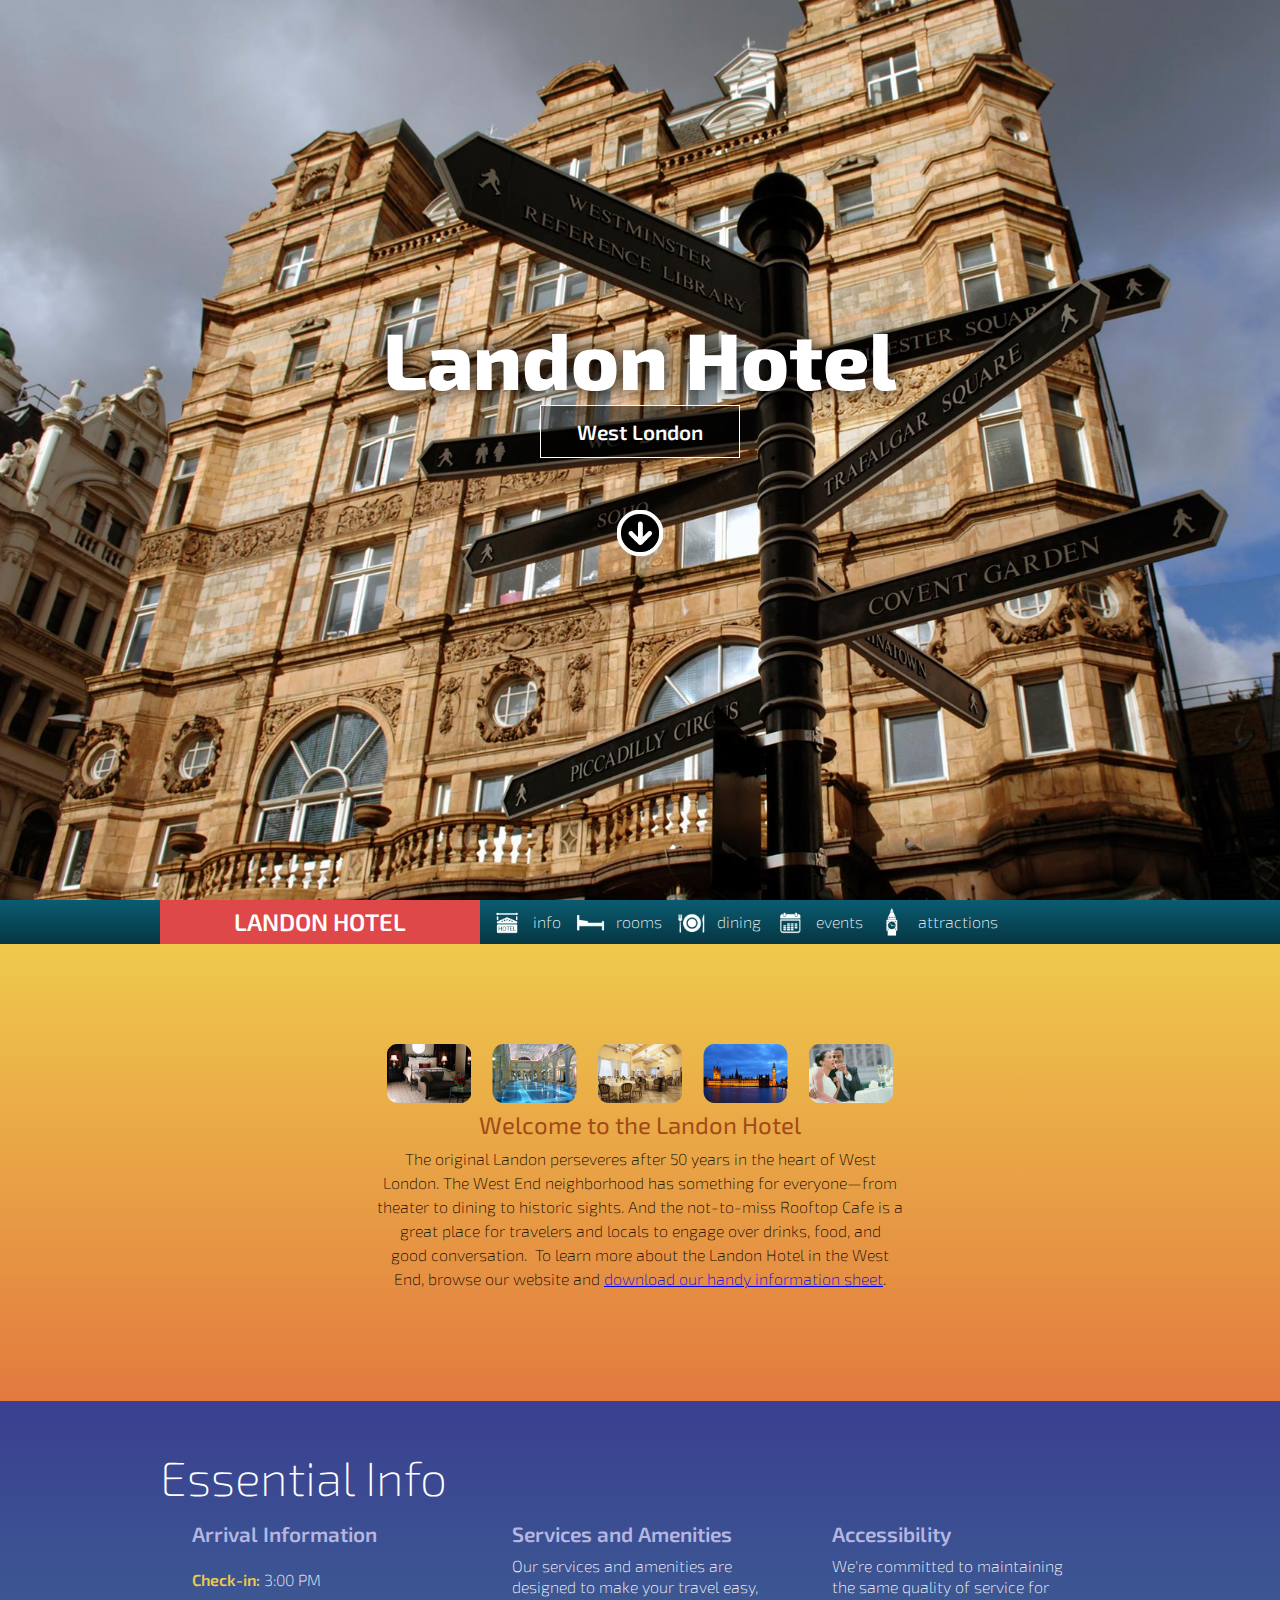
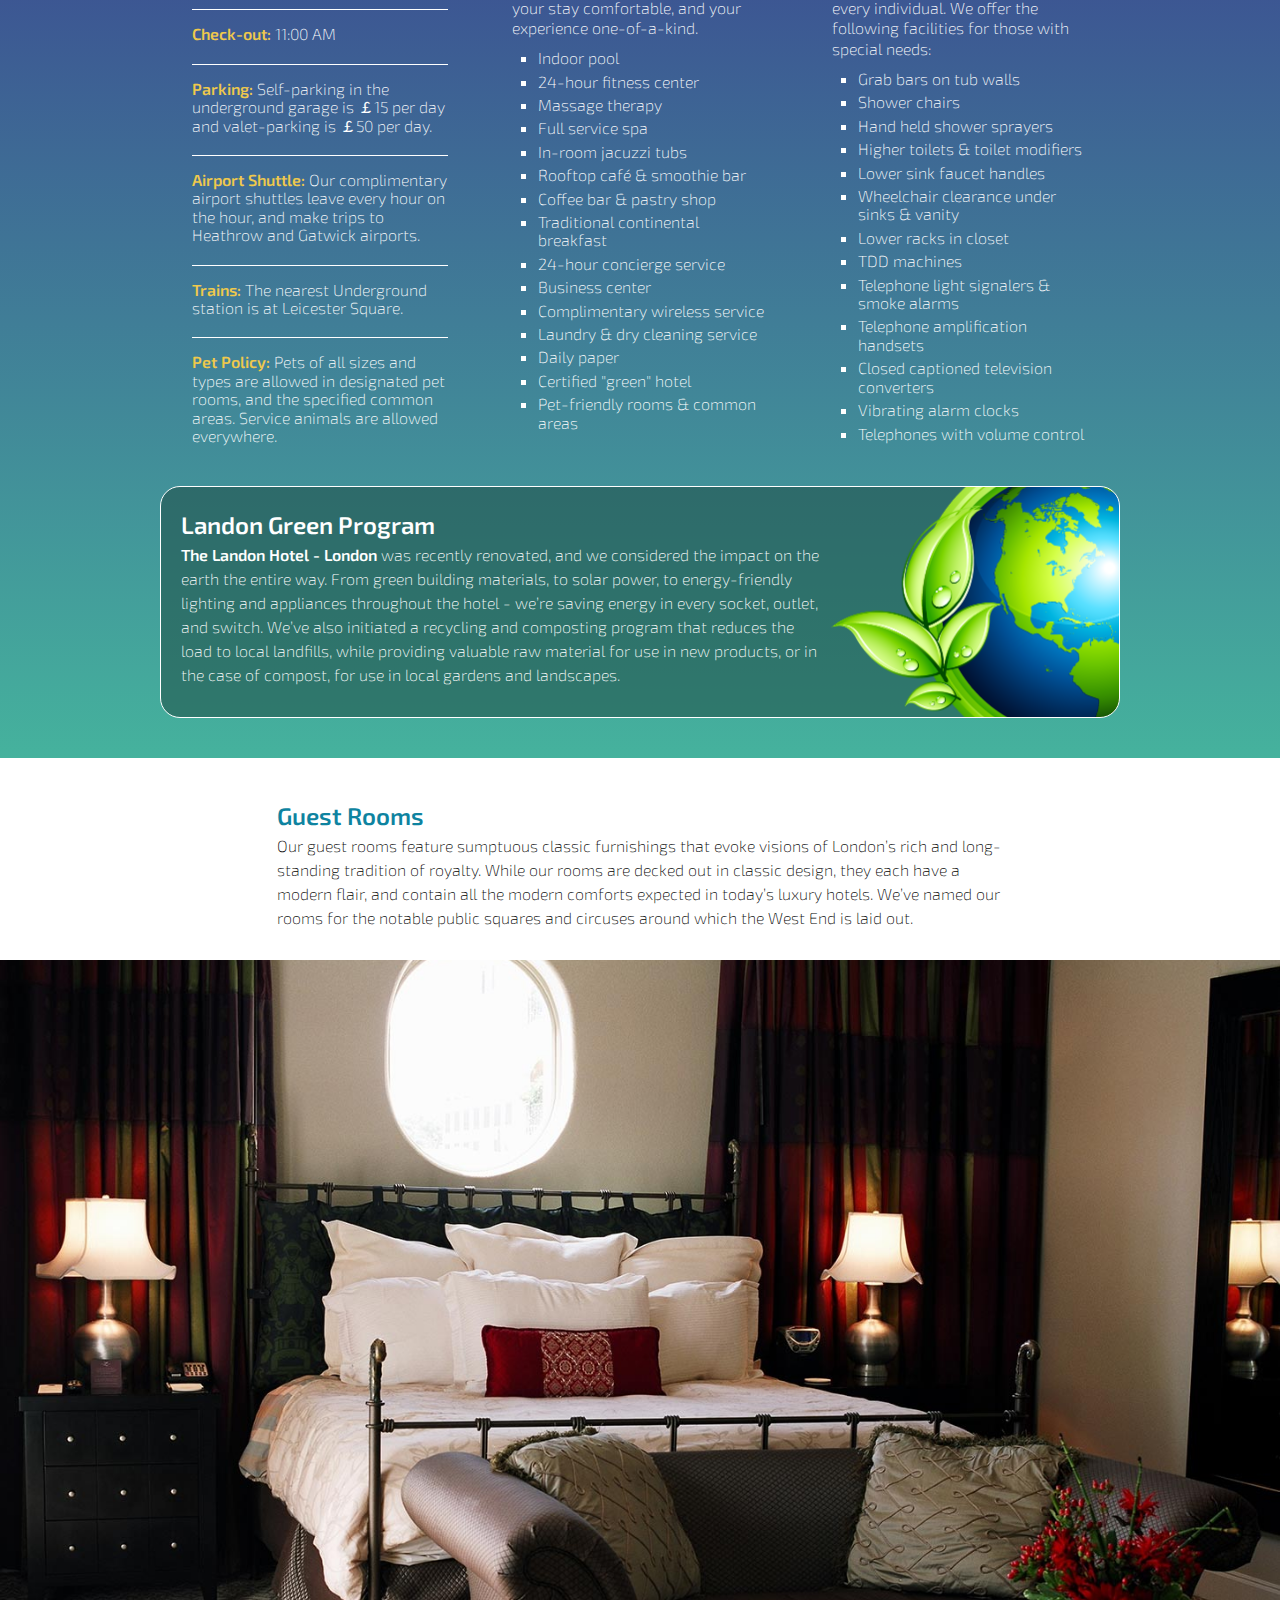
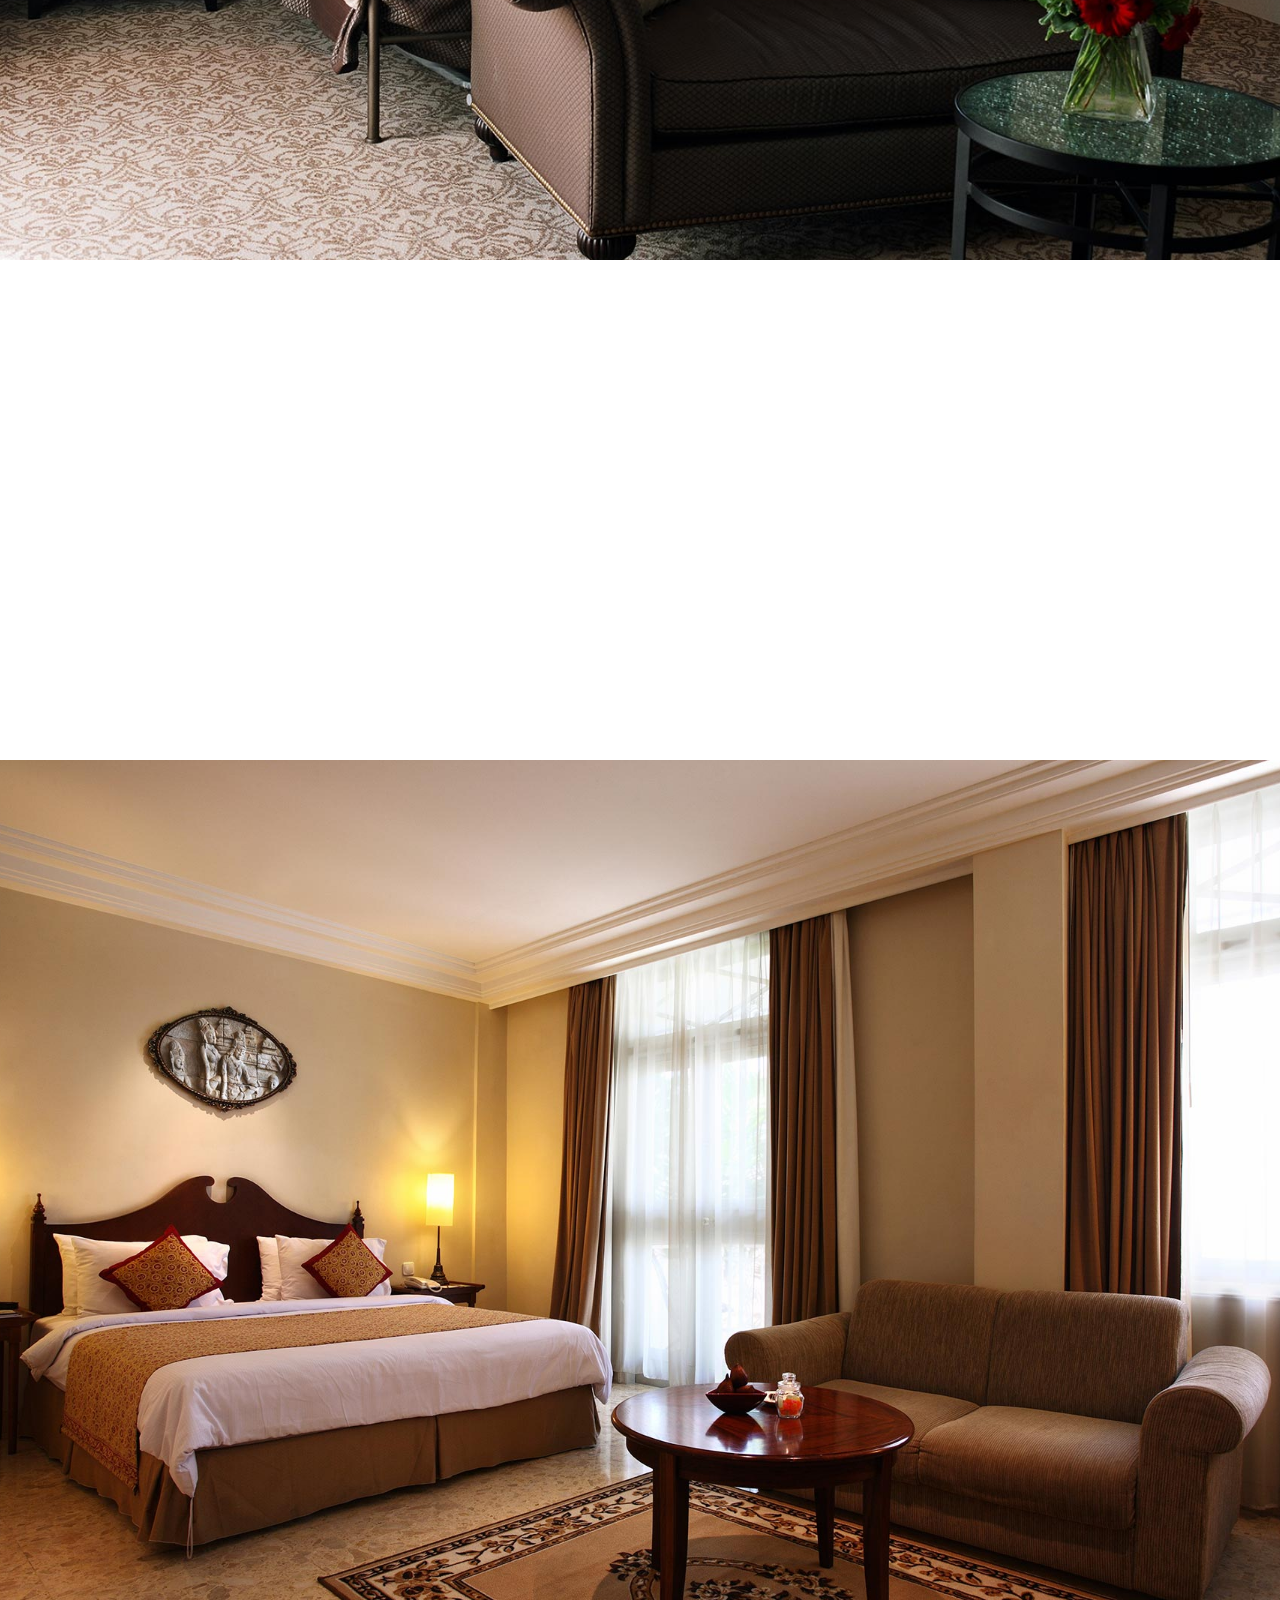
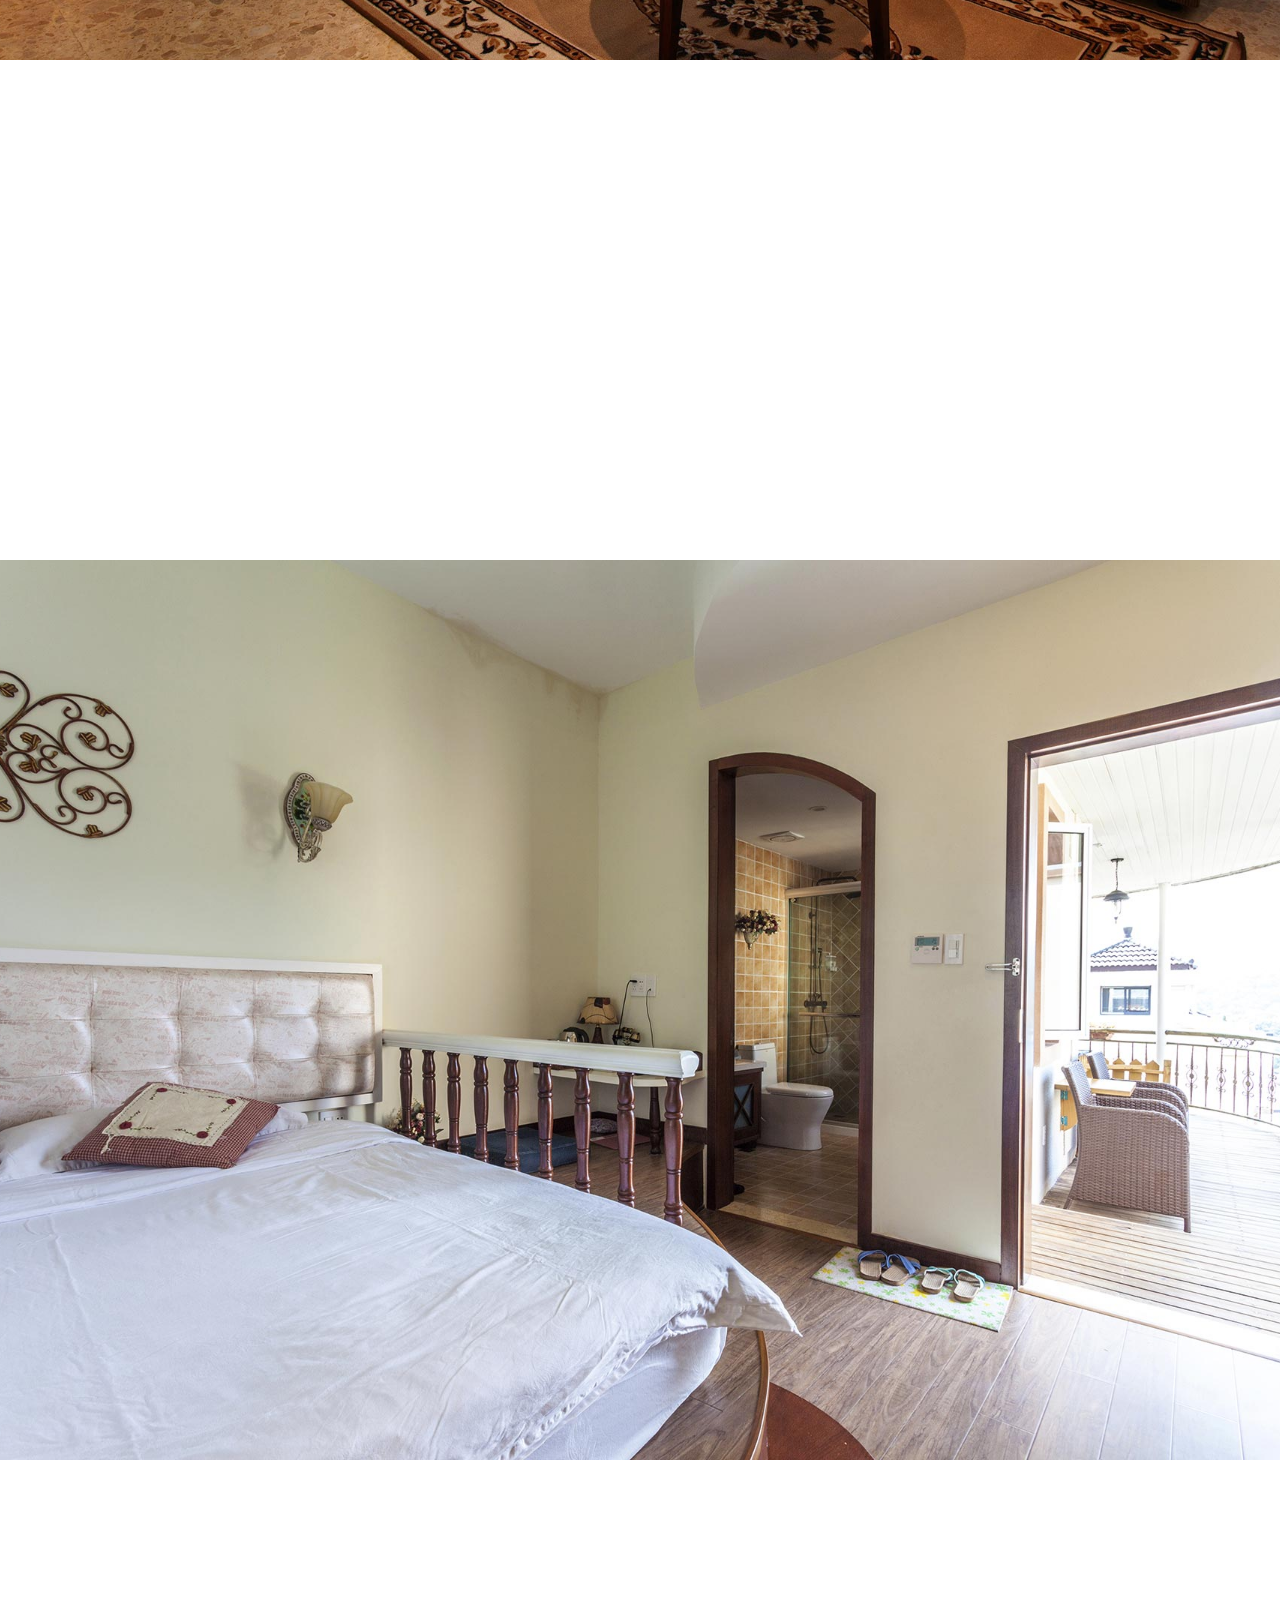
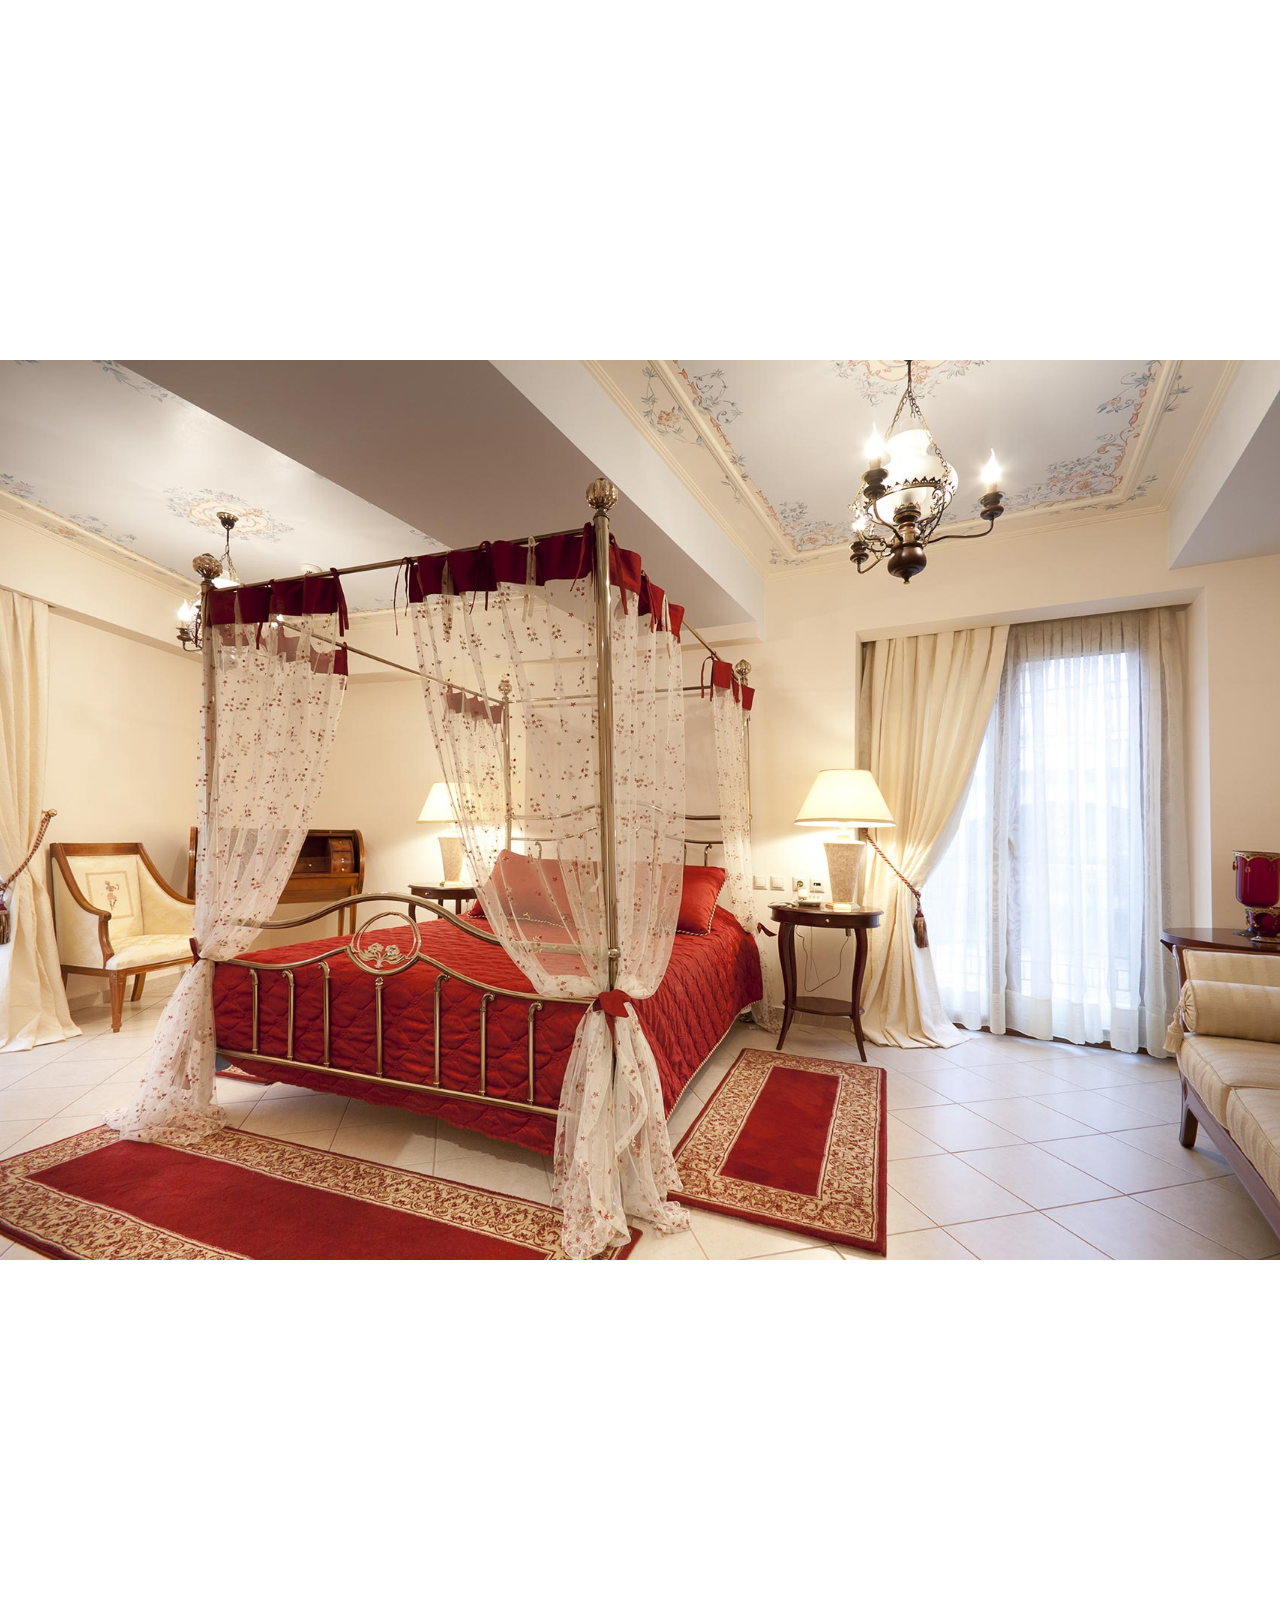
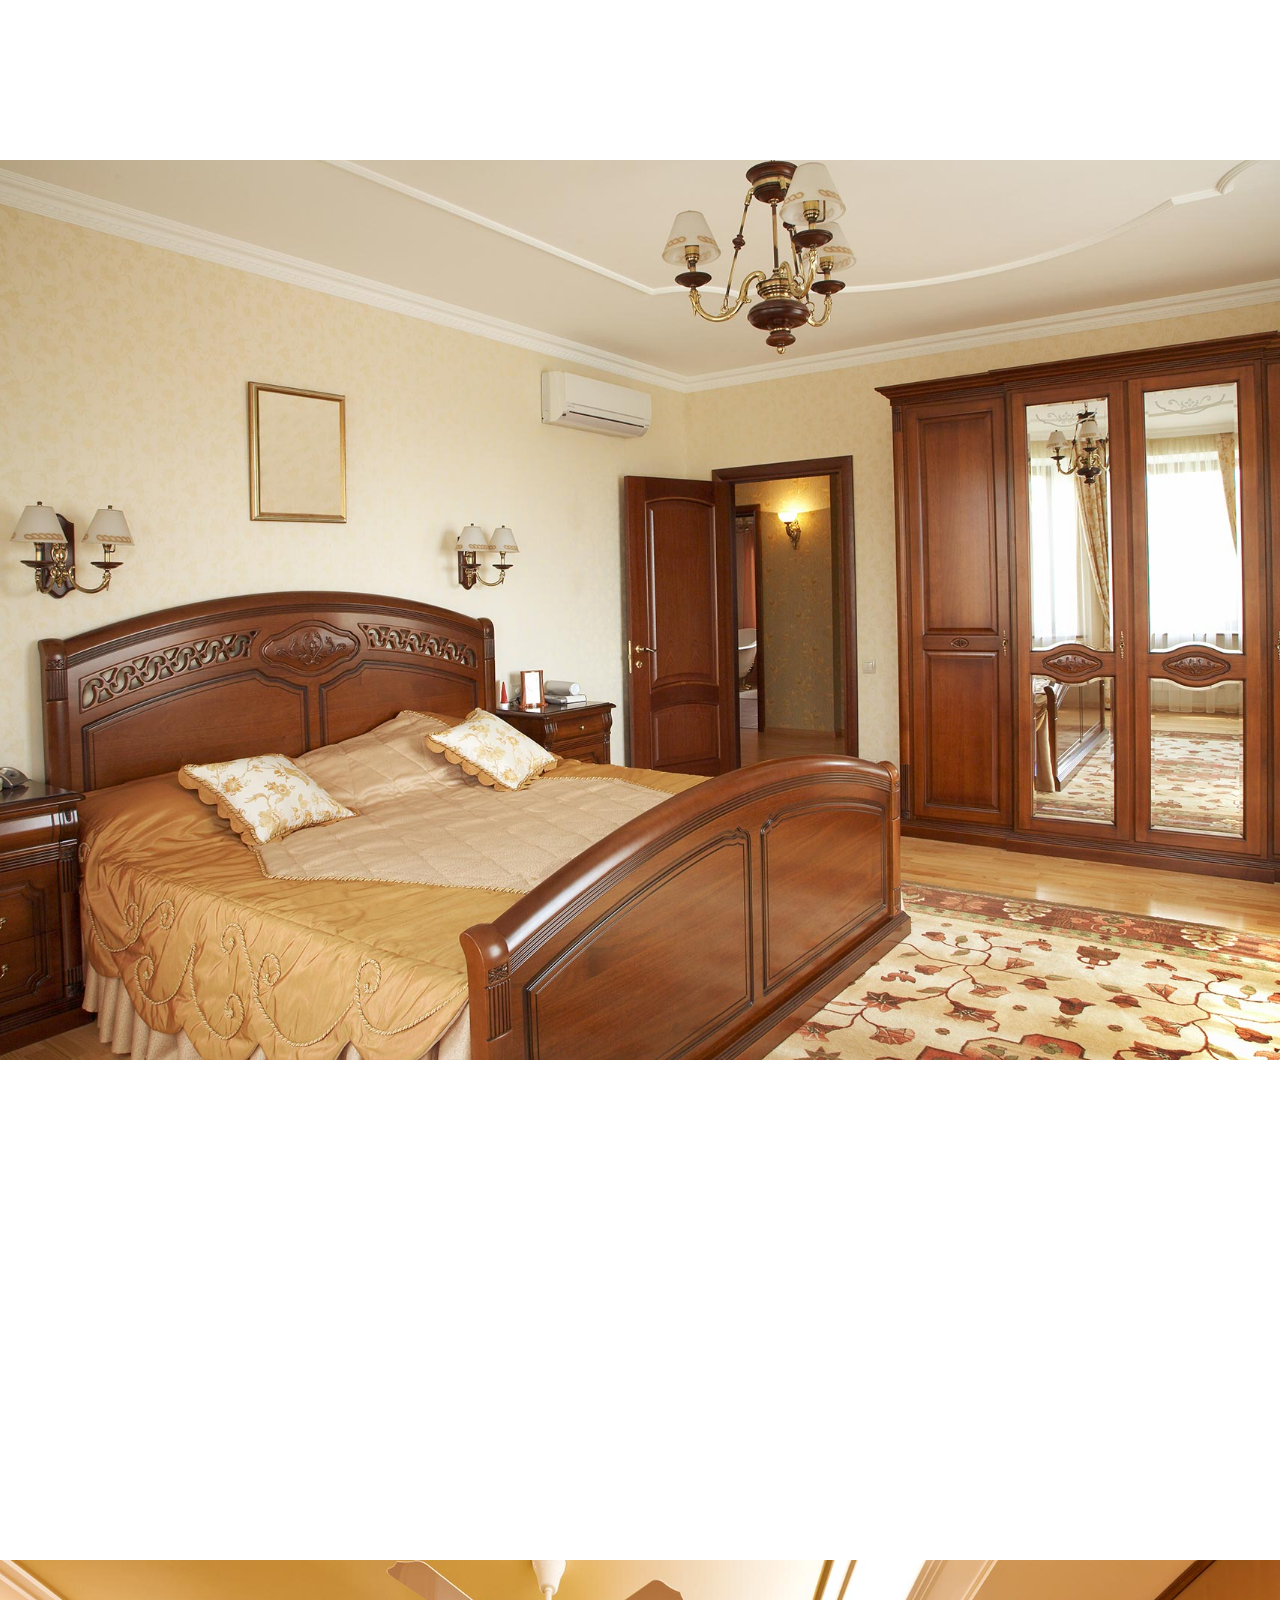
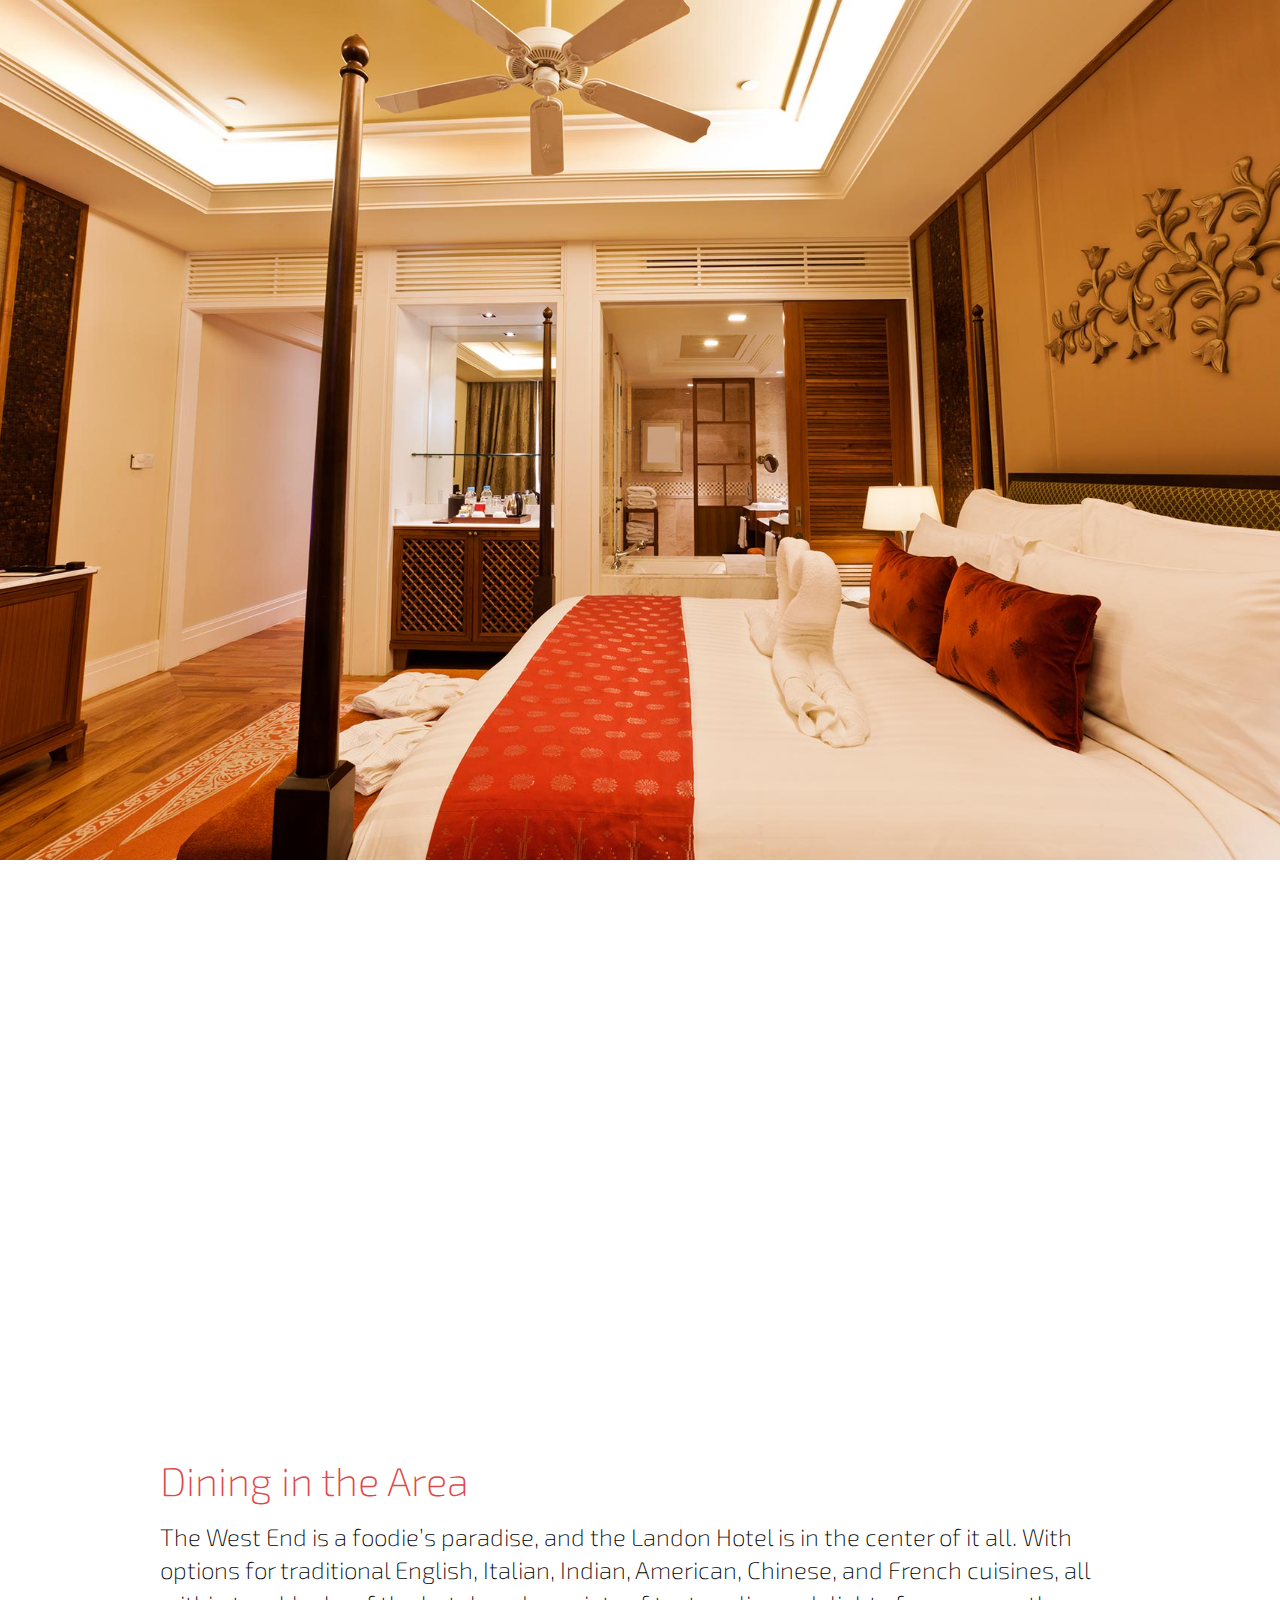
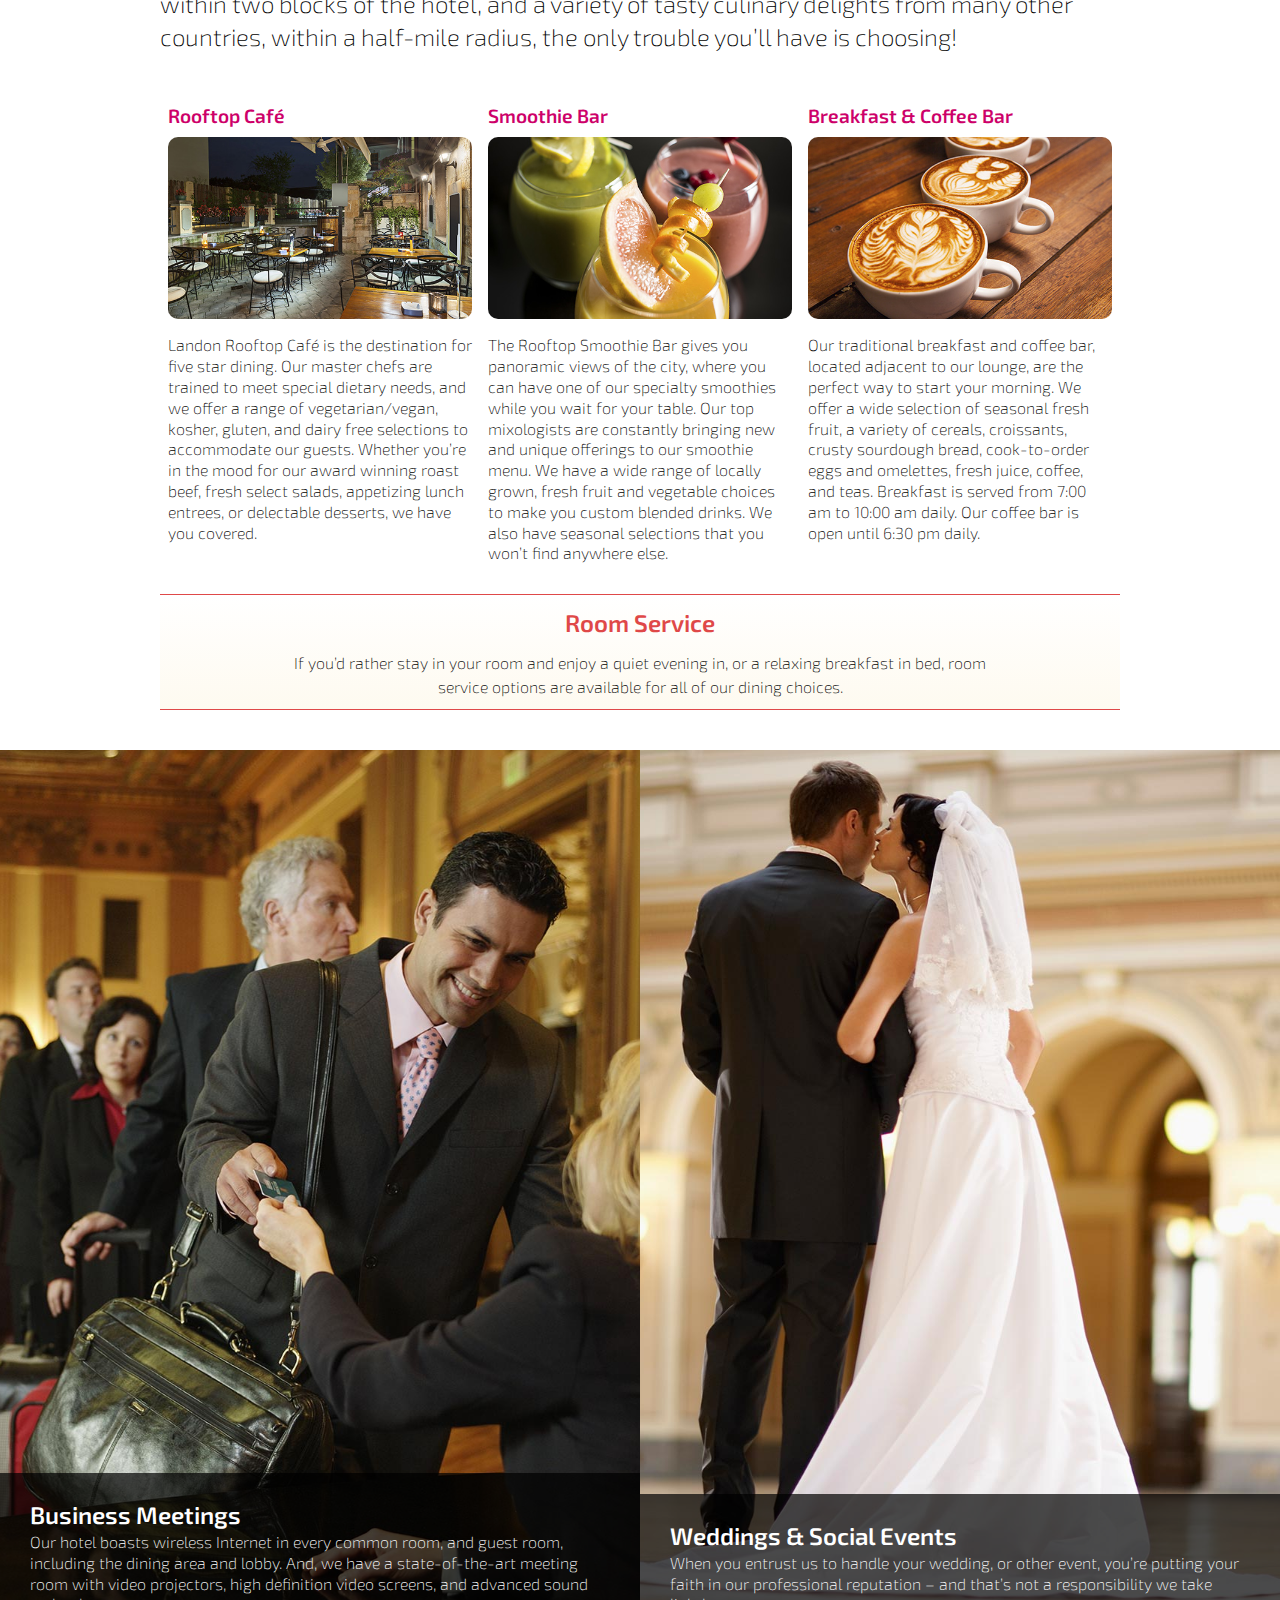
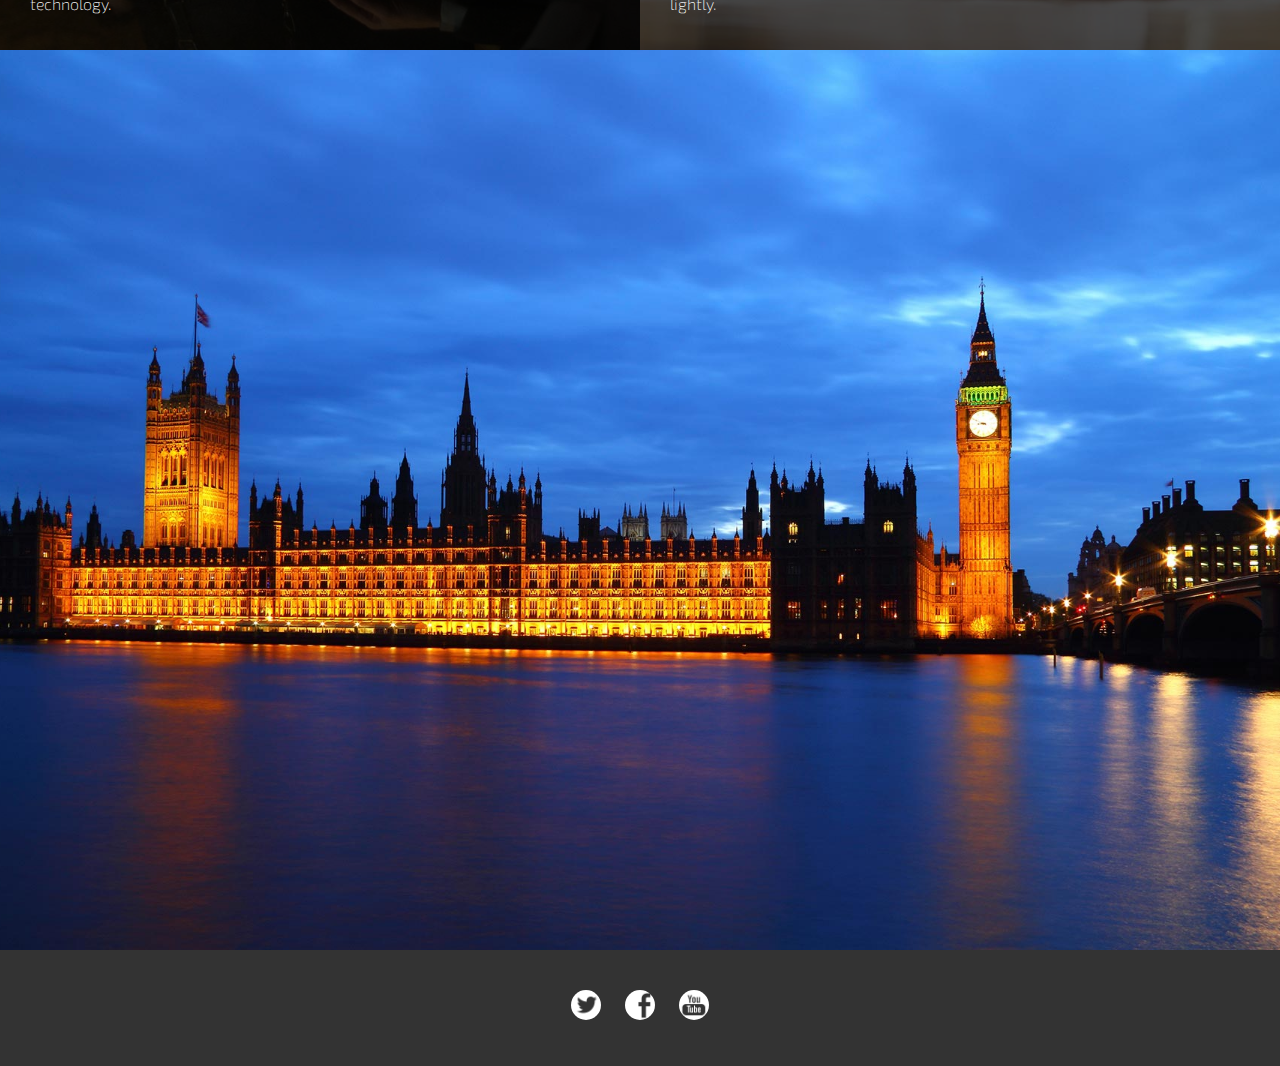
<file: www/landon/index.html>
<!doctype html>
<html lang="en">

<head>
  <meta charset="UTF-8">
  <title>Landon Hotel</title>
  <link rel="stylesheet" href="css/style.css">
  <meta name="viewport" content="width=device-width, user-scalable=no, initial-scale=1.0, maximum-scale=1.0, minimum-scale=1.0">
</head>
<body>
  <header id="intro">
    <article class="fullheight">
      <div class="hgroup">
        <h1>Landon Hotel</h1>
        <h2>West London</h2>
        <p><a href="#welcome"><img src="images/misc/arrow.png" alt="down arrow"></a></p>
      </div>
    </article>

    <nav id="nav">
      <div class="navbar">
        <div class="brand"><a href="#welcome">Landon <span>Hotel</span></a></div>
        <ul>
          <li><a class="icon info" href="#hotelinfo"><span>info</span></a></li>
          <li><a class="icon rooms" href="#rooms"><span>rooms</span></a></li>
          <li><a class="icon dining" href="#dining"><span>dining</span></a></li>
          <li><a class="icon events" href="#events"><span>events</span></a></li>
          <li><a class="icon attractions" href="#attractions"><span>attractions</span></a></li>
        </ul>
      </div><!-- navbar -->
    </nav>
  </header>
<main id="wrapper">
  <div class="scene" id="welcome">
    <article class="content">
      <div class="gallery">
        <img src="images/hotel/intro_room.jpg" alt="Intro Gallery Room Sample Pictures">
        <img src="images/hotel/intro_pool.jpg" alt="Intro Gallery Pool Sample Pictures">
        <img src="images/hotel/intro_dining.jpg" alt="Intro Gallery Dining Sample Pictures">
        <img src="images/hotel/intro_attractions.jpg" alt="Intro Gallery Attractions Sample Pictures">
        <img class="hidesm" src="images/hotel/intro_wedding.jpg" alt="Intro Gallery Dining Sample Pictures">
      </div>
      <h1>Welcome to the Landon&nbsp;Hotel</h1>
      <p>The original Landon perseveres after 50 years in the heart of West London. The West End neighborhood has something for everyone—from theater to dining to historic sights. And the not-to-miss Rooftop Cafe is a great place for travelers and locals to engage over drinks, food, and good&nbsp;conversation. &nbsp;To learn more about the Landon Hotel in the West End, browse our website and <a href="files/landon_information_sheet_London.pdf">download our handy information sheet</a>.</p>
    </article>
  </div><!-- welcome -->
  <div class="scene" id="hotelinfo">
    <article class="heading">
      <h1>Essential Info</h1>
    </article>
    <article id="usefulinfo">
      <section id="arrivalinfo">
        <h2>Arrival Information</h2>
        <ul>
          <li><strong>Check-in:</strong> 3:00 PM</li>
          <li><strong>Check-out:</strong> 11:00 AM</li>
          <li><strong>Parking:</strong> Self-parking in the underground garage is ￡15 per day and valet-parking is ￡50 per day.</li>
          <li><strong>Airport Shuttle:</strong> Our complimentary airport shuttles leave every hour on the hour, and make trips to Heathrow and Gatwick airports.</li>
          <li><strong>Trains:</strong> The nearest Underground station is at Leicester Square.</li>
          <li><strong>Pet Policy:</strong> Pets of all sizes and types are allowed in designated pet rooms, and the specified common areas. Service animals are allowed everywhere.</li>
        </ul>
      </section>
      <section class="checklist" id="services">
        <h2>Services and Amenities</h2>
        <p>Our services and amenities are designed to make your travel easy, your stay comfortable, and your experience one-of-a-kind.</p>
        <ul>
          <li>Indoor pool</li>
          <li>24-hour fitness center</li>
          <li>Massage therapy</li>
          <li>Full service spa</li>
          <li>In-room jacuzzi tubs</li>
          <li>Rooftop café  &amp; smoothie bar</li>
          <li>Coffee bar  &amp; pastry shop</li>
          <li>Traditional continental breakfast</li>
          <li>24-hour concierge service</li>
          <li>Business center</li>
          <li>Complimentary wireless service</li>
          <li>Laundry &amp; dry cleaning service</li>
          <li>Daily paper</li>
          <li>Certified "green" hotel</li>
          <li>Pet-friendly rooms  &amp; common areas</li>
        </ul>
      </section>
      <section class="checklist" id="accessibility">
        <h2>Accessibility</h2>
        <p>We're committed to maintaining the same quality of service for every individual. We offer the following facilities for those with special needs:</p>
        <ul>
          <li>Grab bars on tub walls</li>
          <li>Shower chairs</li>
          <li>Hand held shower sprayers</li>
          <li>Higher toilets &amp; toilet modifiers</li>
          <li>Lower sink faucet handles</li>
          <li>Wheelchair clearance under sinks &amp; vanity</li>
          <li>Lower racks in closet</li>
          <li>TDD machines</li>
          <li>Telephone light signalers  &amp; smoke alarms</li>
          <li>Telephone amplification handsets</li>
          <li>Closed captioned television converters</li>
          <li>Vibrating alarm clocks</li>
          <li>Telephones with volume control</li>
        </ul>
      </section>
    </article>
    <article id="greenprogram">
      <h2>Landon Green Program</h2>
      <p><strong>The Landon Hotel - London</strong> was recently renovated, and we considered the impact on the earth the entire way. From green building materials, to solar power, to energy-friendly lighting and appliances throughout the hotel - we’re saving energy in every socket, outlet, and switch. We’ve also initiated a recycling and composting program that reduces the load to local landfills, while providing valuable raw material for use in new products, or in the case of compost, for use in local gardens and landscapes.</p>
    </article>
  </div><!-- hotelinfo -->
  <div class="scene" id="rooms">
    <header>
      <h1>Guest Rooms</h1>
      <p>Our guest rooms feature sumptuous classic furnishings that evoke visions of London’s rich and long-standing tradition of royalty. While our rooms are decked out in classic design, they each have a modern flair, and contain all the modern comforts expected in today’s luxury hotels. We’ve named our rooms for the notable public squares and circuses around which the West End is laid&nbsp;out.</p>
    </header>
    <article class="room fullheight" id="piccadilly">
      <section class="content">
        <h1>Piccadilly</h1>
        <p>Designed to be our economy room, for those who will be spending more time seeing the sights, and less time hitting the hay. The Piccadilly room has a smaller footprint, but maintains the accommodations of some of our more deluxe rooms.</p>
      </section>
    </article>
    <article class="room fullheight" id="cambridge">
      <section class="content">
        <h1>Cambridge</h1>
        <p>This room features a king bed, with a Comfort-Plus mattress, covered in 400-thread Egyptian cotton sheets. The Cambridge room is decorated in tasteful and warm muted tones, that are soothing on the eyes and senses.</p>
      </section>
    </article>
    <article class="room fullheight" id="westminster">
      <section class="content">
        <h1>Westminster</h1>
        <p>This room is available with a king or two double beds, and is furnished with our Premiere London collection – the softest and most luxurious bed and bath linens.</p>
      </section>
    </article>
    <article class="room fullheight" id="oxford">
      <section class="content">
        <h1>Oxford</h1>
        <p>Our Oxford suites are some of the prettiest and most romantic rooms around and are perfect for honeymoons. All of these feature canopy beds, lots of windows, and spare no modern comfort or convenience, including a TLX media system.</p>
      </section>
    </article>
    <article class="room fullheight" id="victoria">
      <section class="content">
        <h1>Victoria</h1>
        <p>Traveling with the family? Our spacious Victoria suites, with breathtaking views of the city, are the perfect choice. These corner rooms are furnished with a king or two double beds, and have a sofa with a comfortable pullout bed.</p>
      </section>
    </article>
    <article class="room fullheight" id="manchester">
      <section class="content">
        <h1>Manchester</h1>
        <p>The Manchester Executive Suite, is popular with business travelers the world over. These two-room suites feature a king-size bed, living room with leather recliner, full-sized executive desk, and leather desk chair.</p>
      </section>
    </article>
  </div><!-- rooms -->
  <div class="scene" id="dining">
    <article id="areadining">
      <h1>Dining in the Area</h1>
      <p>The West End is a foodie’s paradise, and the Landon Hotel is in the center of it all. With options for traditional English, Italian, Indian, American, Chinese, and French cuisines, all within two blocks of the hotel, and a variety of tasty culinary delights from many other countries, within a half-mile radius, the only trouble you’ll have is choosing! </p>
    </article>
    <article id="inhotel">
      <section id="rooftopcafe">
        <h2>Rooftop Caf&eacute;</h2>
        <img src="images/hotel/dining_rooftop.jpg" alt="Dining">
        <p>Landon Rooftop Caf&eacute; is the destination for five star dining. Our master chefs are trained to meet special dietary needs, and we offer a range of vegetarian/vegan, kosher, gluten, and dairy free selections to accommodate our guests. Whether you&rsquo;re in the mood for our award winning roast beef, fresh select salads, appetizing lunch entrees, or delectable desserts, we have you covered.</p>
      </section>

      <section id="smoothiebar">
        <h2>Smoothie Bar</h2>
        <img src="images/hotel/dining_smoothiebar.jpg" alt="Dining">
        <p>The Rooftop Smoothie Bar gives you panoramic views of the city, where you can have one of our specialty smoothies while you wait for your table. Our top mixologists are constantly bringing new and unique offerings to our smoothie menu. We have a wide range of locally grown, fresh fruit and vegetable choices to make you custom blended drinks.  We also have seasonal selections that you won’t find anywhere else.</p>
      </section>

      <section id="coffeebar">
        <h2>Breakfast &amp; Coffee Bar</h2>
        <img src="images/hotel/dining_lattes.jpg" alt="Dining">
        <p>Our traditional breakfast and coffee bar, located adjacent to our lounge, are the perfect way to start your morning. We offer a wide selection of seasonal fresh fruit, a variety of cereals, croissants, crusty sourdough bread, cook-to-order eggs and omelettes, fresh juice, coffee, and teas. Breakfast is served from 7:00 am to 10:00 am daily. Our coffee bar is open until 6:30 pm daily.</p>
      </section>
    </article><!-- inhotel -->
    <article id="roomservice">
      <h1>Room Service</h1>
      <p>If you’d rather stay in your room and enjoy a quiet evening in, or a relaxing breakfast in bed, room service options are available for all of our dining choices.</p>
    </article>
  </div><!-- dining -->
  <div class="scene" id="events">
      <article class="event fullheight" id="businessmeetings">
        <div class="content">
          <h2>Business Meetings</h2>
          <p>Our hotel boasts wireless Internet in every common room, and guest room, including the dining area and lobby. And, we have a state-of-the-art meeting room with video projectors, high definition video screens, and advanced sound technology.</p>
        </div><!-- content -->
      </article><!-- article -->
      <article class="event fullheight" id="weddings">
        <div class="content">
          <h2>Weddings &amp; Social Events</h2>
          <p> When you entrust us to handle your wedding, or other event, you’re putting your faith in our professional reputation – and that’s not a responsibility we take lightly. </p>
        </div><!-- content -->
      </article><!-- article -->
  </div><!-- events -->
  <div class="scene fullheight" id="attractions">
    <article class="content">
      <h1>Local Attractions</h1>
        <p>Whether you’re a theater enthusiast, enjoy epic shopping, or love to stroll and people watch, London’s West End has an endless opportunity to partake. The heart of London’s "Theatreland" offering the best in drama, comedy, and musical productions.</p>
    </article>
  </div><!-- attractions -->
</main>
<footer class="scene">
  <article class="content">
    <div id="socialmedia">
      <ul class="group">
        <li><a href="https://twitter.com/"><img class="icon" src="images/socialmedia/twitter.png" alt="icon for twitter" /></a></li>
        <li><a href="http://www.facebook.com/"><img class="icon" src="images/socialmedia/facebook.png" alt="icon for facebook" /></a></li>
        <li><a href="http://www.youtube.com/"><img class="icon" src="images/socialmedia/youtube.png" alt="icon for youtube" /></a></li>    
      </ul>      
    </div>
  </article>
</footer>
  <script src="js/script.js"></script>
</body>

</html>
</file>
<file: www/landon/css/style.css>
@import url(http://fonts.googleapis.com/css?family=Exo+2:400,200,600,800);
/* line 5, ../../../../../.rvm/gems/ruby-2.1.2/gems/compass-core-1.0.0.rc.1/stylesheets/compass/reset/_utilities.scss */
html, body, div, span, applet, object, iframe,
h1, h2, h3, h4, h5, h6, p, blockquote, pre,
a, abbr, acronym, address, big, cite, code,
del, dfn, em, img, ins, kbd, q, s, samp,
small, strike, strong, sub, sup, tt, var,
b, u, i, center,
dl, dt, dd, ol, ul, li,
fieldset, form, label, legend,
table, caption, tbody, tfoot, thead, tr, th, td,
article, aside, canvas, details, embed,
figure, figcaption, footer, header, hgroup,
menu, nav, output, ruby, section, summary,
time, mark, audio, video {
  margin: 0;
  padding: 0;
  border: 0;
  font: inherit;
  font-size: 100%;
  vertical-align: baseline;
}

/* line 22, ../../../../../.rvm/gems/ruby-2.1.2/gems/compass-core-1.0.0.rc.1/stylesheets/compass/reset/_utilities.scss */
html {
  line-height: 1;
}

/* line 24, ../../../../../.rvm/gems/ruby-2.1.2/gems/compass-core-1.0.0.rc.1/stylesheets/compass/reset/_utilities.scss */
ol, ul {
  list-style: none;
}

/* line 26, ../../../../../.rvm/gems/ruby-2.1.2/gems/compass-core-1.0.0.rc.1/stylesheets/compass/reset/_utilities.scss */
table {
  border-collapse: collapse;
  border-spacing: 0;
}

/* line 28, ../../../../../.rvm/gems/ruby-2.1.2/gems/compass-core-1.0.0.rc.1/stylesheets/compass/reset/_utilities.scss */
caption, th, td {
  text-align: left;
  font-weight: normal;
  vertical-align: middle;
}

/* line 30, ../../../../../.rvm/gems/ruby-2.1.2/gems/compass-core-1.0.0.rc.1/stylesheets/compass/reset/_utilities.scss */
q, blockquote {
  quotes: none;
}
/* line 103, ../../../../../.rvm/gems/ruby-2.1.2/gems/compass-core-1.0.0.rc.1/stylesheets/compass/reset/_utilities.scss */
q:before, q:after, blockquote:before, blockquote:after {
  content: "";
  content: none;
}

/* line 32, ../../../../../.rvm/gems/ruby-2.1.2/gems/compass-core-1.0.0.rc.1/stylesheets/compass/reset/_utilities.scss */
a img {
  border: none;
}

/* line 116, ../../../../../.rvm/gems/ruby-2.1.2/gems/compass-core-1.0.0.rc.1/stylesheets/compass/reset/_utilities.scss */
article, aside, details, figcaption, figure, footer, header, hgroup, main, menu, nav, section, summary {
  display: block;
}

/* line 14, ../../../../../.rvm/gems/ruby-2.1.2/gems/susy-2.1.3/sass/susy/language/susy/_box-sizing.scss */
*, *:before, *:after {
  -moz-box-sizing: border-box;
  -webkit-box-sizing: border-box;
  box-sizing: border-box;
}

/* line 1, ../../../components/sass/_base.scss */
body {
  font: 200 1em/1.5em "Exo 2", "Helvetica Neue", Helvetica, Arial, sans-serif;
  background: #FFFFFF;
  color: #000000;
}

/* line 7, ../../../components/sass/_base.scss */
h1, h2, h3, h4, h5, h6 {
  font: 200 1.5em/1.5em "Exo 2", "Helvetica Neue", Helvetica, Arial, sans-serif;
  color: #0e83a0;
  font-weight: 600;
}

/* line 13, ../../../components/sass/_base.scss */
strong {
  font-weight: 600;
}

/* line 17, ../../../components/sass/_base.scss */
p {
  font-weight: 200;
  padding-bottom: 10px;
}

/* line 1, ../../../components/sass/_layout.scss */
body {
  position: absolute;
  width: 100%;
  height: 100%;
}

/* line 7, ../../../components/sass/_layout.scss */
.scene {
  position: relative;
  padding: 20px 0;
}
/* line 11, ../../../components/sass/_layout.scss */
.scene article {
  max-width: 95%;
  margin-left: auto;
  margin-right: auto;
}
/* line 12, ../../../../../.rvm/gems/ruby-2.1.2/gems/susy-2.1.3/sass/susy/output/support/_clearfix.scss */
.scene article:after {
  content: " ";
  display: block;
  clear: both;
}
@media (min-width: 1200px) {
  /* line 7, ../../../components/sass/_layout.scss */
  .scene {
    padding: 40px 0;
  }
}
@media (min-width: 960px) {
  /* line 20, ../../../components/sass/_layout.scss */
  .scene article {
    max-width: 60em;
    margin-left: auto;
    margin-right: auto;
  }
  /* line 12, ../../../../../.rvm/gems/ruby-2.1.2/gems/susy-2.1.3/sass/susy/output/support/_clearfix.scss */
  .scene article:after {
    content: " ";
    display: block;
    clear: both;
  }
}

/* line 2, ../../../components/sass/modules/_intro.scss */
header .fullheight {
  background: linear-gradient(to bottom, rgba(0, 0, 0, 0), rgba(0, 0, 0, 0)), url("../images/hotel/splash_hotelphoto.jpg");
  background-repeat: no-repeat;
  background-position: center center;
  -webkit-background-size: cover;
  -moz-background-size: cover;
  -o-background-size: cover;
  background-size: cover;
  display: -webkit-flex;
  display: flex;
  -webkit-align-items: center;
  align-items: center;
  -webkit-justify-content: center;
  justify-content: center;
}
/* line 9, ../../../components/sass/modules/_intro.scss */
header .fullheight .hgroup {
  padding: 100px 0;
}
/* line 12, ../../../components/sass/modules/_intro.scss */
header .fullheight .hgroup h1 {
  color: #FFFFFF;
  font-size: 5em;
  font-weight: 800;
  line-height: .8em;
  text-shadow: #000000 0 0 20px;
  text-align: center;
}
/* line 21, ../../../components/sass/modules/_intro.scss */
header .fullheight .hgroup h2 {
  display: block;
  color: #FFFFFF;
  width: 60%;
  max-width: 200px;
  margin: 0 auto;
  text-align: center;
  border: 1px solid #FFFFFF;
  margin-top: 15px;
  padding: 10px;
  background: rgba(0, 0, 0, 0.5);
  font-size: 1.3em;
}
/* line 35, ../../../components/sass/modules/_intro.scss */
header .fullheight .hgroup p {
  text-align: center;
}
/* line 37, ../../../components/sass/modules/_intro.scss */
header .fullheight .hgroup p img {
  padding-top: 50px;
  max-width: 50px;
}

/* line 1, ../../../components/sass/modules/_nav.scss */
header #nav {
  background-image: url('[data-uri]');
  background-size: 100%;
  background-image: -moz-linear-gradient(top, #0a5c71, #063642);
  background-image: -webkit-linear-gradient(top, #0a5c71, #063642);
  background-image: linear-gradient(to bottom, #0a5c71, #063642);
  width: 100%;
  z-index: 100;
}
/* line 22, ../../../components/sass/_mixins.scss */
header #nav:before, header #nav:after {
  content: '';
  display: table;
}
/* line 27, ../../../components/sass/_mixins.scss */
header #nav:after {
  clear: both;
}
/* line 7, ../../../components/sass/modules/_nav.scss */
header #nav .navbar {
  max-width: 60em;
  margin-left: auto;
  margin-right: auto;
}
/* line 12, ../../../../../.rvm/gems/ruby-2.1.2/gems/susy-2.1.3/sass/susy/output/support/_clearfix.scss */
header #nav .navbar:after {
  content: " ";
  display: block;
  clear: both;
}
/* line 9, ../../../components/sass/modules/_nav.scss */
header #nav .navbar .brand {
  -moz-box-sizing: border-box;
  -webkit-box-sizing: border-box;
  box-sizing: border-box;
  width: 33.33333%;
  float: left;
  padding-left: 0.83333%;
  padding-right: 0.83333%;
  float: left;
  font-weight: 600;
  font-family: 200 1.5em/1.5em "Exo 2", "Helvetica Neue", Helvetica, Arial, sans-serif;
  text-align: center;
  text-transform: uppercase;
  background: #DF4848;
}
/* line 17, ../../../components/sass/modules/_nav.scss */
header #nav .navbar .brand a {
  color: #FFFFFF;
  text-decoration: none;
  text-align: center;
  display: inline-block;
  padding: 10px;
  font-size: 1.5em;
}
@media (max-width: 650px) {
  /* line 17, ../../../components/sass/modules/_nav.scss */
  header #nav .navbar .brand a {
    font-size: 1.2em;
  }
  /* line 27, ../../../components/sass/modules/_nav.scss */
  header #nav .navbar .brand a span {
    display: none;
  }
}
/* line 32, ../../../components/sass/modules/_nav.scss */
header #nav .navbar ul {
  -moz-box-sizing: border-box;
  -webkit-box-sizing: border-box;
  box-sizing: border-box;
  width: 66.66667%;
  float: left;
  padding-left: 0.83333%;
  padding-right: 0.83333%;
}
/* line 34, ../../../components/sass/modules/_nav.scss */
header #nav .navbar ul li {
  float: left;
}
/* line 36, ../../../components/sass/modules/_nav.scss */
header #nav .navbar ul li a {
  color: #FFFFFF;
  font: 200 1em/1.5em "Exo 2", "Helvetica Neue", Helvetica, Arial, sans-serif;
  font-size: 1em;
  display: inline-block;
  padding: 10px 10px 10px 45px;
  text-decoration: none;
  background-size: 35px;
  background-repeat: no-repeat;
  background-position: 2px;
}
/* line 49, ../../../components/sass/modules/_nav.scss */
header #nav .navbar ul li a.info {
  background-image: url("../images/icons/info.png");
}
/* line 50, ../../../components/sass/modules/_nav.scss */
header #nav .navbar ul li a.rooms {
  background-image: url("../images/icons/rooms.png");
}
/* line 51, ../../../components/sass/modules/_nav.scss */
header #nav .navbar ul li a.dining {
  background-image: url("../images/icons/dining.png");
}
/* line 52, ../../../components/sass/modules/_nav.scss */
header #nav .navbar ul li a.events {
  background-image: url("../images/icons/events.png");
}
/* line 53, ../../../components/sass/modules/_nav.scss */
header #nav .navbar ul li a.attractions {
  background-image: url("../images/icons/attractions.png");
}
/* line 55, ../../../components/sass/modules/_nav.scss */
header #nav .navbar ul li a:hover {
  background-color: #EFC94C;
  color: #063642;
}
@media (min-width: 0) and (max-width: 650px) {
  /* line 36, ../../../components/sass/modules/_nav.scss */
  header #nav .navbar ul li a {
    padding: 10px 18px;
  }
  /* line 62, ../../../components/sass/modules/_nav.scss */
  header #nav .navbar ul li a::after {
    content: '\000a0';
    display: block;
  }
  /* line 66, ../../../components/sass/modules/_nav.scss */
  header #nav .navbar ul li a span {
    display: none;
  }
}
@media (min-width: 650px) and (max-width: 960px) {
  /* line 36, ../../../components/sass/modules/_nav.scss */
  header #nav .navbar ul li a {
    padding-left: 10px;
  }
  /* line 72, ../../../components/sass/modules/_nav.scss */
  header #nav .navbar ul li a.icon {
    background-image: none;
  }
}
/* line 75, ../../../components/sass/modules/_nav.scss */
header #nav .navbar ul li a.active {
  background-color: #DF4848;
  color: #FFFFFF;
}

/* line 1, ../../../components/sass/modules/_welcome.scss */
#welcome {
  background-image: url('[data-uri]');
  background-size: 100%;
  background-image: -moz-linear-gradient(top, #efc94c, #e27a3f);
  background-image: -webkit-linear-gradient(top, #efc94c, #e27a3f);
  background-image: linear-gradient(to bottom, #efc94c, #e27a3f);
}
/* line 4, ../../../components/sass/modules/_welcome.scss */
#welcome article {
  text-align: center;
  max-width: 70%;
  margin-left: auto;
  margin-right: auto;
}
/* line 12, ../../../../../.rvm/gems/ruby-2.1.2/gems/susy-2.1.3/sass/susy/output/support/_clearfix.scss */
#welcome article:after {
  content: " ";
  display: block;
  clear: both;
}
@media (min-width: 650px) {
  /* line 4, ../../../components/sass/modules/_welcome.scss */
  #welcome article {
    max-width: 33em;
    margin-left: auto;
    margin-right: auto;
    padding: 60px 0;
  }
  /* line 12, ../../../../../.rvm/gems/ruby-2.1.2/gems/susy-2.1.3/sass/susy/output/support/_clearfix.scss */
  #welcome article:after {
    content: " ";
    display: block;
    clear: both;
  }
}
/* line 13, ../../../components/sass/modules/_welcome.scss */
#welcome h1 {
  font-weight: normal;
  line-height: 100%;
  color: #a24a19;
  padding: 10px 0;
}
/* line 22, ../../../components/sass/_mixins.scss */
#welcome .gallery:before, #welcome .gallery:after {
  content: '';
  display: table;
}
/* line 27, ../../../components/sass/_mixins.scss */
#welcome .gallery:after {
  clear: both;
}
/* line 22, ../../../components/sass/modules/_welcome.scss */
#welcome .gallery img {
  -moz-border-radius: 20%;
  -webkit-border-radius: 20%;
  border-radius: 20%;
  display: none;
}
@media (min-width: 650px) {
  /* line 22, ../../../components/sass/modules/_welcome.scss */
  #welcome .gallery img {
    -moz-box-sizing: border-box;
    -webkit-box-sizing: border-box;
    box-sizing: border-box;
    width: 25%;
    float: left;
    padding-left: 2.5%;
    padding-right: 2.5%;
    display: inline;
  }
  /* line 66, ../../../../../.rvm/gems/ruby-2.1.2/gems/susy-2.1.3/sass/susy/language/susy/_gallery.scss */
  #welcome .gallery img:nth-child(4n + 1) {
    margin-left: 0;
    margin-right: -100%;
    clear: both;
  }
  /* line 66, ../../../../../.rvm/gems/ruby-2.1.2/gems/susy-2.1.3/sass/susy/language/susy/_gallery.scss */
  #welcome .gallery img:nth-child(4n + 2) {
    margin-left: 25%;
    margin-right: -100%;
    clear: none;
  }
  /* line 66, ../../../../../.rvm/gems/ruby-2.1.2/gems/susy-2.1.3/sass/susy/language/susy/_gallery.scss */
  #welcome .gallery img:nth-child(4n + 3) {
    margin-left: 50%;
    margin-right: -100%;
    clear: none;
  }
  /* line 66, ../../../../../.rvm/gems/ruby-2.1.2/gems/susy-2.1.3/sass/susy/language/susy/_gallery.scss */
  #welcome .gallery img:nth-child(4n + 4) {
    margin-left: 75%;
    margin-right: -100%;
    clear: none;
  }
  /* line 29, ../../../components/sass/modules/_welcome.scss */
  #welcome .gallery img.hidesm {
    display: none;
  }
}
@media (min-width: 960px) {
  /* line 22, ../../../components/sass/modules/_welcome.scss */
  #welcome .gallery img {
    -moz-box-sizing: border-box;
    -webkit-box-sizing: border-box;
    box-sizing: border-box;
    width: 20%;
    float: left;
    padding-left: 2%;
    padding-right: 2%;
    display: inline;
  }
  /* line 66, ../../../../../.rvm/gems/ruby-2.1.2/gems/susy-2.1.3/sass/susy/language/susy/_gallery.scss */
  #welcome .gallery img:nth-child(5n + 1) {
    margin-left: 0;
    margin-right: -100%;
    clear: both;
  }
  /* line 66, ../../../../../.rvm/gems/ruby-2.1.2/gems/susy-2.1.3/sass/susy/language/susy/_gallery.scss */
  #welcome .gallery img:nth-child(5n + 2) {
    margin-left: 20%;
    margin-right: -100%;
    clear: none;
  }
  /* line 66, ../../../../../.rvm/gems/ruby-2.1.2/gems/susy-2.1.3/sass/susy/language/susy/_gallery.scss */
  #welcome .gallery img:nth-child(5n + 3) {
    margin-left: 40%;
    margin-right: -100%;
    clear: none;
  }
  /* line 66, ../../../../../.rvm/gems/ruby-2.1.2/gems/susy-2.1.3/sass/susy/language/susy/_gallery.scss */
  #welcome .gallery img:nth-child(5n + 4) {
    margin-left: 60%;
    margin-right: -100%;
    clear: none;
  }
  /* line 66, ../../../../../.rvm/gems/ruby-2.1.2/gems/susy-2.1.3/sass/susy/language/susy/_gallery.scss */
  #welcome .gallery img:nth-child(5n + 5) {
    margin-left: 80%;
    margin-right: -100%;
    clear: none;
  }
  /* line 35, ../../../components/sass/modules/_welcome.scss */
  #welcome .gallery img.hidesm {
    display: inline;
  }
}

/* line 1, ../../../components/sass/modules/_events.scss */
#events {
  padding: 0;
}
/* line 22, ../../../components/sass/_mixins.scss */
#events:before, #events:after {
  content: '';
  display: table;
}
/* line 27, ../../../components/sass/_mixins.scss */
#events:after {
  clear: both;
}
/* line 5, ../../../components/sass/modules/_events.scss */
#events .event {
  position: relative;
  max-width: 100%;
  margin-left: auto;
  margin-right: auto;
}
/* line 12, ../../../../../.rvm/gems/ruby-2.1.2/gems/susy-2.1.3/sass/susy/output/support/_clearfix.scss */
#events .event:after {
  content: " ";
  display: block;
  clear: both;
}
@media (min-width: 650px) {
  /* line 5, ../../../components/sass/modules/_events.scss */
  #events .event {
    -moz-box-sizing: border-box;
    -webkit-box-sizing: border-box;
    box-sizing: border-box;
    width: 50%;
    float: left;
  }
}
/* line 12, ../../../components/sass/modules/_events.scss */
#events .event .content {
  position: absolute;
  bottom: 0;
  background: rgba(0, 0, 0, 0.7);
  padding: 30px;
  color: #FFFFFF;
  font-weight: 200;
  line-height: 130%;
}
/* line 21, ../../../components/sass/modules/_events.scss */
#events .event .content h2 {
  color: #FFFFFF;
  line-height: 1em;
}
/* line 26, ../../../components/sass/modules/_events.scss */
#events .event .content p {
  padding: 5px 0;
}
/* line 33, ../../../components/sass/modules/_events.scss */
#events #businessmeetings {
  background: linear-gradient(to right, rgba(0, 0, 0, 0), rgba(0, 0, 0, 0)), url("../images/hotel/events_conference.jpg");
  background-repeat: no-repeat;
  background-position: 65% top;
  -webkit-background-size: cover;
  -moz-background-size: cover;
  -o-background-size: cover;
  background-size: cover;
}
/* line 37, ../../../components/sass/modules/_events.scss */
#events #weddings {
  background: linear-gradient(to left, rgba(0, 0, 0, 0), rgba(0, 0, 0, 0)), url("../images/hotel/events_wedding.jpg");
  background-repeat: no-repeat;
  background-position: 40% top;
  -webkit-background-size: cover;
  -moz-background-size: cover;
  -o-background-size: cover;
  background-size: cover;
}

/* line 3, ../../../components/sass/modules/_dining.scss */
#dining h1, #dining h2 {
  color: #DF4848;
  padding: 10px 0;
}
/* line 8, ../../../components/sass/modules/_dining.scss */
#dining img {
  width: 100%;
  -moz-border-radius: 10px;
  -webkit-border-radius: 10px;
  border-radius: 10px;
}
@media (min-width: 650px) {
  /* line 14, ../../../components/sass/modules/_dining.scss */
  #dining #areadining {
    margin-bottom: 30px;
  }
  /* line 17, ../../../components/sass/modules/_dining.scss */
  #dining #areadining h1 {
    font-weight: 200;
    font-size: 2.5em;
  }
  /* line 21, ../../../components/sass/modules/_dining.scss */
  #dining #areadining p {
    font-size: 1.5em;
    line-height: 140%;
  }
  /* line 27, ../../../components/sass/modules/_dining.scss */
  #dining section {
    -moz-box-sizing: border-box;
    -webkit-box-sizing: border-box;
    box-sizing: border-box;
    width: 33.33333%;
    float: left;
    padding-left: 0.83333%;
    padding-right: 0.83333%;
  }
  /* line 30, ../../../components/sass/modules/_dining.scss */
  #dining section h2 {
    font-size: 1.2em;
    line-height: 120%;
    color: #CD0069;
  }
  /* line 35, ../../../components/sass/modules/_dining.scss */
  #dining section p {
    padding-top: 10px;
    font-size: 1em;
    line-height: 130%;
  }
}
/* line 43, ../../../components/sass/modules/_dining.scss */
#dining #roomservice {
  margin-top: 20px;
  background-image: url('[data-uri]');
  background-size: 100%;
  background-image: -moz-linear-gradient(top, #ffffff, #fefaf0);
  background-image: -webkit-linear-gradient(top, #ffffff, #fefaf0);
  background-image: linear-gradient(to bottom, #ffffff, #fefaf0);
  padding-left: 9.16667%;
  padding-right: 9.16667%;
  text-align: center;
  border-top: 1px solid #DF4848;
  border-bottom: 1px solid #DF4848;
}

/* line 1, ../../../components/sass/modules/_hotelinfo.scss */
#hotelinfo {
  background-image: url('[data-uri]');
  background-size: 100%;
  background-image: -moz-linear-gradient(top, #3a3f90, #45b29d);
  background-image: -webkit-linear-gradient(top, #3a3f90, #45b29d);
  background-image: linear-gradient(to bottom, #3a3f90, #45b29d);
  color: #FFFFFF;
}
/* line 5, ../../../components/sass/modules/_hotelinfo.scss */
#hotelinfo h1, #hotelinfo h2, #hotelinfo h3, #hotelinfo h4, #hotelinfo h5, #hotelinfo h6 {
  color: #FFFFFF;
}
/* line 10, ../../../components/sass/modules/_hotelinfo.scss */
#hotelinfo .heading h1 {
  font-size: 3em;
  font-weight: 200;
}
/* line 22, ../../../components/sass/_mixins.scss */
#hotelinfo #usefulinfo:before, #hotelinfo #usefulinfo:after {
  content: '';
  display: table;
}
/* line 27, ../../../components/sass/_mixins.scss */
#hotelinfo #usefulinfo:after {
  clear: both;
}
@media (min-width: 650px) {
  /* line 18, ../../../components/sass/modules/_hotelinfo.scss */
  #hotelinfo #usefulinfo section {
    -moz-box-sizing: border-box;
    -webkit-box-sizing: border-box;
    box-sizing: border-box;
    width: 33.33333%;
    float: left;
    padding-left: 3.33333%;
    padding-right: 3.33333%;
  }
}
@media (min-width: 450px) and (max-width: 650px) {
  /* line 23, ../../../components/sass/modules/_hotelinfo.scss */
  #hotelinfo #usefulinfo section.checklist {
    -moz-box-sizing: border-box;
    -webkit-box-sizing: border-box;
    box-sizing: border-box;
    width: 50%;
    float: left;
    padding-left: 5%;
    padding-right: 5%;
  }
}
/* line 28, ../../../components/sass/modules/_hotelinfo.scss */
#hotelinfo #usefulinfo section h2 {
  color: #b5b7e1;
  font-size: 1.3em;
  line-height: 110%;
  padding: 10px 0;
}
/* line 35, ../../../components/sass/modules/_hotelinfo.scss */
#hotelinfo #usefulinfo section p {
  font-size: 1em;
  line-height: 130%;
}
/* line 41, ../../../components/sass/modules/_hotelinfo.scss */
#hotelinfo #usefulinfo section ul li {
  list-style: square;
  margin-left: 10%;
  line-height: 115%;
  margin-bottom: 5px;
}
/* line 51, ../../../components/sass/modules/_hotelinfo.scss */
#hotelinfo #usefulinfo section#arrivalinfo ul {
  margin: 0;
}
/* line 53, ../../../components/sass/modules/_hotelinfo.scss */
#hotelinfo #usefulinfo section#arrivalinfo ul li {
  list-style: none;
  border-top: 1px solid #FFFFFF;
  padding: 15px 0;
  margin-left: 0;
}
/* line 58, ../../../components/sass/modules/_hotelinfo.scss */
#hotelinfo #usefulinfo section#arrivalinfo ul li strong {
  color: #EFC94C;
}
/* line 62, ../../../components/sass/modules/_hotelinfo.scss */
#hotelinfo #usefulinfo section#arrivalinfo ul li:first-child {
  border-top: none;
}
/* line 70, ../../../components/sass/modules/_hotelinfo.scss */
#hotelinfo #greenprogram {
  background-color: rgba(26, 68, 60, 0.5);
  margin-top: 20px;
  border: 1px solid #FFFFFF;
  padding: 20px;
  -moz-border-radius: 20px;
  -webkit-border-radius: 20px;
  border-radius: 20px;
}
@media (min-width: 1200px) {
  /* line 70, ../../../components/sass/modules/_hotelinfo.scss */
  #hotelinfo #greenprogram {
    background-image: url("../images/misc/greenplanet.png");
    background-size: 400px;
    background-repeat: no-repeat;
    background-position: 120% center;
    padding-right: 300px;
  }
}

/* line 2, ../../../components/sass/modules/_rooms.scss */
#rooms header {
  margin-bottom: 20px;
  max-width: 90%;
  margin-left: auto;
  margin-right: auto;
}
/* line 12, ../../../../../.rvm/gems/ruby-2.1.2/gems/susy-2.1.3/sass/susy/output/support/_clearfix.scss */
#rooms header:after {
  content: " ";
  display: block;
  clear: both;
}
@media (min-width: 960px) {
  /* line 2, ../../../components/sass/modules/_rooms.scss */
  #rooms header {
    max-width: 60em;
    margin-left: auto;
    margin-right: auto;
    padding-left: 9.16667%;
    padding-right: 9.16667%;
  }
  /* line 12, ../../../../../.rvm/gems/ruby-2.1.2/gems/susy-2.1.3/sass/susy/output/support/_clearfix.scss */
  #rooms header:after {
    content: " ";
    display: block;
    clear: both;
  }
}
/* line 11, ../../../components/sass/modules/_rooms.scss */
#rooms .room {
  max-width: 100%;
  margin-left: auto;
  margin-right: auto;
  padding-left: 9.16667%;
  padding-right: 9.16667%;
  display: -webkit-flex;
  display: flex;
  -webkit-align-items: center;
  align-items: center;
  -webkit-justify-content: center;
  justify-content: center;
  padding: 200px 0;
}
/* line 12, ../../../../../.rvm/gems/ruby-2.1.2/gems/susy-2.1.3/sass/susy/output/support/_clearfix.scss */
#rooms .room:after {
  content: " ";
  display: block;
  clear: both;
}
@media (min-width: 650px) {
  /* line 11, ../../../components/sass/modules/_rooms.scss */
  #rooms .room {
    padding-left: 59.16667%;
    padding-right: 9.16667%;
  }
}
/* line 24, ../../../components/sass/modules/_rooms.scss */
#rooms .room .content {
  -moz-border-radius: 10px;
  -webkit-border-radius: 10px;
  border-radius: 10px;
  background: rgba(255, 255, 255, 0.8);
  padding: 20px;
}
/* line 29, ../../../components/sass/modules/_rooms.scss */
#rooms .room .content h1 {
  color: #DF4848;
}
/* line 34, ../../../components/sass/modules/_rooms.scss */
#rooms #piccadilly {
  background: linear-gradient(to bottom, rgba(0, 0, 0, 0), rgba(0, 0, 0, 0)), url("../images/hotel/rooms_piccadilly.jpg");
  background-repeat: no-repeat;
  background-position: center center;
  -webkit-background-size: cover;
  -moz-background-size: cover;
  -o-background-size: cover;
  background-size: cover;
}
/* line 35, ../../../components/sass/modules/_rooms.scss */
#rooms #cambridge {
  background: linear-gradient(to bottom, rgba(0, 0, 0, 0), rgba(0, 0, 0, 0)), url("../images/hotel/rooms_cambridge.jpg");
  background-repeat: no-repeat;
  background-position: center center;
  -webkit-background-size: cover;
  -moz-background-size: cover;
  -o-background-size: cover;
  background-size: cover;
}
/* line 36, ../../../components/sass/modules/_rooms.scss */
#rooms #westminster {
  background: linear-gradient(to bottom, rgba(0, 0, 0, 0), rgba(0, 0, 0, 0)), url("../images/hotel/rooms_westminster.jpg");
  background-repeat: no-repeat;
  background-position: center center;
  -webkit-background-size: cover;
  -moz-background-size: cover;
  -o-background-size: cover;
  background-size: cover;
}
/* line 37, ../../../components/sass/modules/_rooms.scss */
#rooms #oxford {
  background: linear-gradient(to bottom, rgba(0, 0, 0, 0), rgba(0, 0, 0, 0)), url("../images/hotel/rooms_oxford.jpg");
  background-repeat: no-repeat;
  background-position: center center;
  -webkit-background-size: cover;
  -moz-background-size: cover;
  -o-background-size: cover;
  background-size: cover;
}
/* line 38, ../../../components/sass/modules/_rooms.scss */
#rooms #victoria {
  background: linear-gradient(to bottom, rgba(0, 0, 0, 0), rgba(0, 0, 0, 0)), url("../images/hotel/rooms_victoria.jpg");
  background-repeat: no-repeat;
  background-position: center center;
  -webkit-background-size: cover;
  -moz-background-size: cover;
  -o-background-size: cover;
  background-size: cover;
}
/* line 39, ../../../components/sass/modules/_rooms.scss */
#rooms #manchester {
  background: linear-gradient(to bottom, rgba(0, 0, 0, 0), rgba(0, 0, 0, 0)), url("../images/hotel/rooms_manchester.jpg");
  background-repeat: no-repeat;
  background-position: center center;
  -webkit-background-size: cover;
  -moz-background-size: cover;
  -o-background-size: cover;
  background-size: cover;
}

/* line 1, ../../../components/sass/modules/_attractions.scss */
#attractions {
  max-width: 100%;
  margin-left: auto;
  margin-right: auto;
  padding: 0;
  background: linear-gradient(to bottom, rgba(0, 0, 0, 0), rgba(0, 0, 0, 0)), url("../images/hotel/attractions.jpg");
  background-repeat: no-repeat;
  background-position: center center;
  -webkit-background-size: cover;
  -moz-background-size: cover;
  -o-background-size: cover;
  background-size: cover;
  display: -webkit-flex;
  display: flex;
  -webkit-align-items: center;
  align-items: center;
  -webkit-justify-content: center;
  justify-content: center;
}
/* line 22, ../../../components/sass/_mixins.scss */
#attractions:before, #attractions:after {
  content: '';
  display: table;
}
/* line 27, ../../../components/sass/_mixins.scss */
#attractions:after {
  clear: both;
}
/* line 12, ../../../../../.rvm/gems/ruby-2.1.2/gems/susy-2.1.3/sass/susy/output/support/_clearfix.scss */
#attractions:after {
  content: " ";
  display: block;
  clear: both;
}
/* line 11, ../../../components/sass/modules/_attractions.scss */
#attractions article {
  max-width: 80%;
  margin-left: auto;
  margin-right: auto;
  padding: 20px;
  margin-top: 200px;
  margin-bottom: 200px;
  background: rgba(255, 255, 255, 0.8);
  -moz-border-radius: 10px;
  -webkit-border-radius: 10px;
  border-radius: 10px;
}
/* line 12, ../../../../../.rvm/gems/ruby-2.1.2/gems/susy-2.1.3/sass/susy/output/support/_clearfix.scss */
#attractions article:after {
  content: " ";
  display: block;
  clear: both;
}
@media (min-width: 960px) {
  /* line 11, ../../../components/sass/modules/_attractions.scss */
  #attractions article {
    max-width: 50%;
    margin-left: auto;
    margin-right: auto;
  }
  /* line 12, ../../../../../.rvm/gems/ruby-2.1.2/gems/susy-2.1.3/sass/susy/output/support/_clearfix.scss */
  #attractions article:after {
    content: " ";
    display: block;
    clear: both;
  }
}

/* line 1, ../../../components/sass/modules/_footer.scss */
footer {
  max-width: 100%;
  margin-left: auto;
  margin-right: auto;
  background: #333333;
  padding: 30px 0;
}
/* line 12, ../../../../../.rvm/gems/ruby-2.1.2/gems/susy-2.1.3/sass/susy/output/support/_clearfix.scss */
footer:after {
  content: " ";
  display: block;
  clear: both;
}
/* line 5, ../../../components/sass/modules/_footer.scss */
footer #socialmedia {
  text-align: center;
}
/* line 7, ../../../components/sass/modules/_footer.scss */
footer #socialmedia ul {
  list-style: none;
}
/* line 9, ../../../components/sass/modules/_footer.scss */
footer #socialmedia ul li {
  display: inline-block;
  padding: 0 10px;
}
/* line 12, ../../../components/sass/modules/_footer.scss */
footer #socialmedia ul li img {
  width: 30px;
  -moz-border-radius: 50%;
  -webkit-border-radius: 50%;
  border-radius: 50%;
}

/*# sourceMappingURL=style.css.map */
</file>
